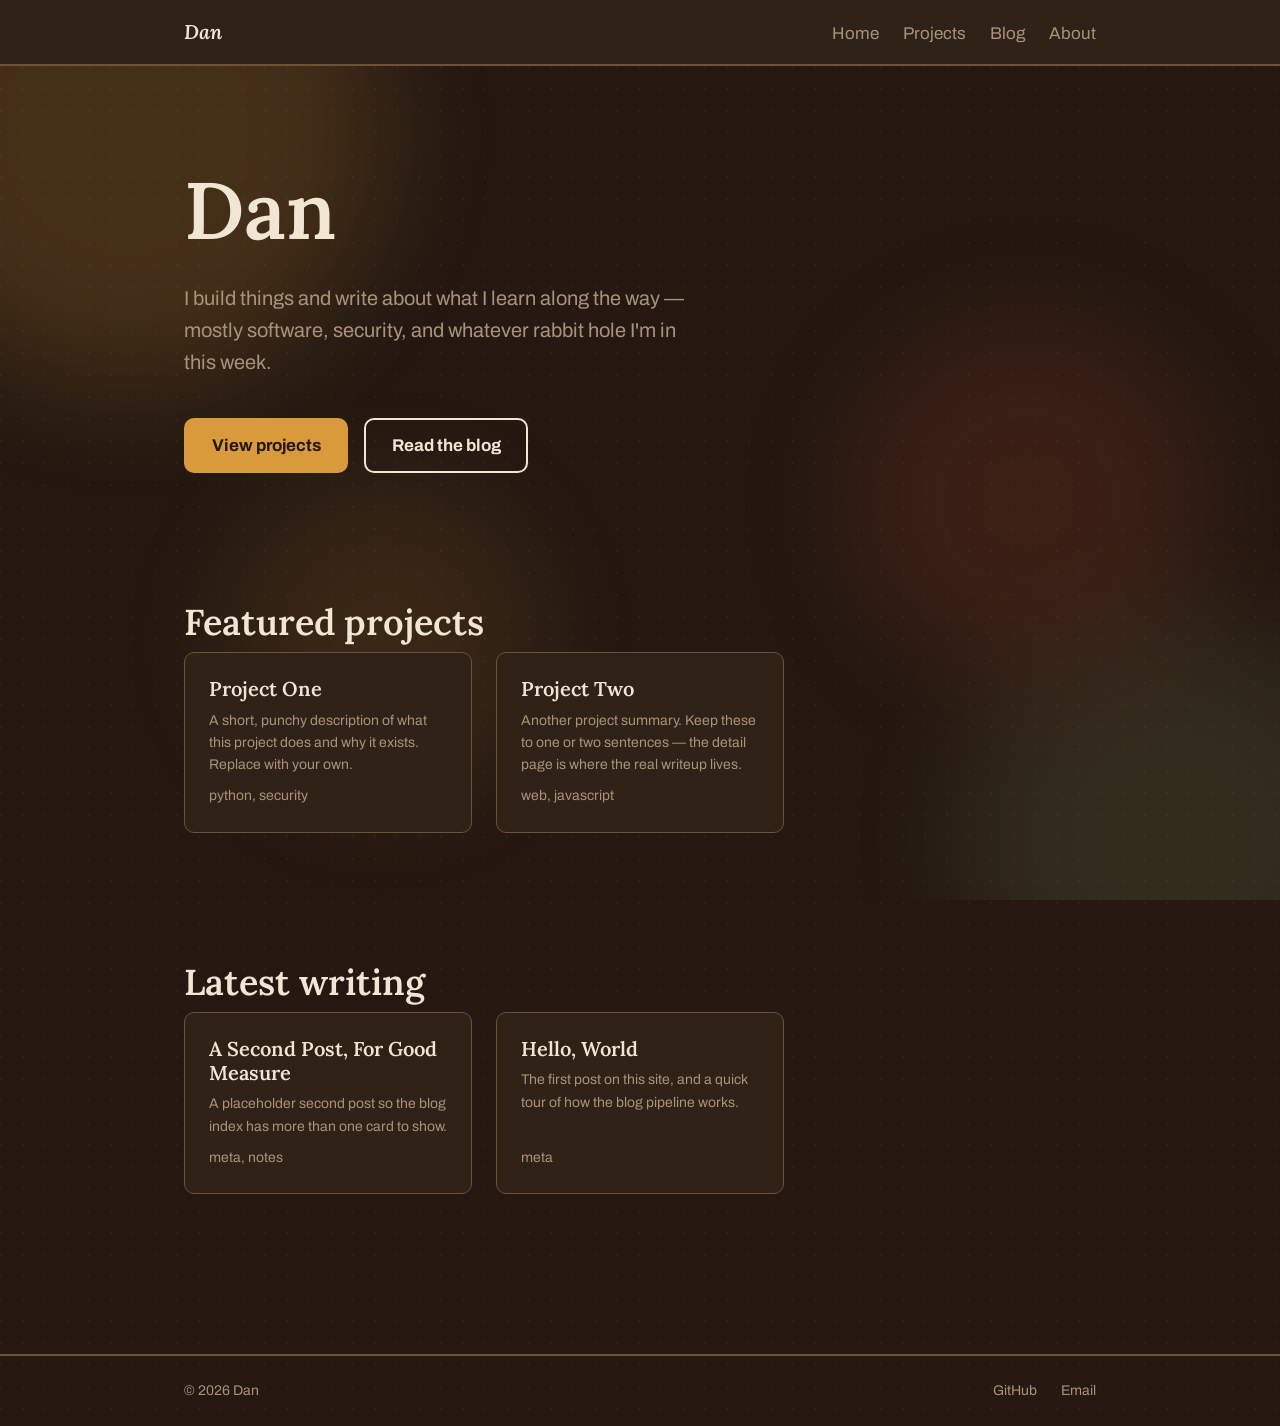
<file: index.html>
<!doctype html>
<html lang="en">
<head>
  <meta charset="UTF-8" />
  <meta name="viewport" content="width=device-width, initial-scale=1.0" />
  <title>Dan</title>
  <meta name="description" content="Dan — projects, writing, and notes." />
  <link rel="icon" href="/assets/favicon.svg" type="image/svg+xml" />
  <link rel="stylesheet" href="/assets/css/fonts.css" />
  <link rel="stylesheet" href="/assets/css/tokens.css" />
  <link rel="stylesheet" href="/assets/css/global.css" />
  <link rel="stylesheet" href="/assets/css/components.css" />
  <link rel="stylesheet" href="/assets/css/motion.css" />
</head>
<body>
  <a class="skip-link" href="#main">Skip to content</a>
  <div data-include="/partials/header.html"></div>

  <main id="main">
    <section class="container hero">
      <h1>Dan</h1>
      <p class="hero__lede">
        I build things and write about what I learn along the way — mostly
        software, security, and whatever rabbit hole I'm in this week.
      </p>
      <div class="hero__actions">
        <a class="btn btn--primary" href="/projects/">View projects</a>
        <a class="btn btn--secondary" href="/blog/">Read the blog</a>
      </div>
    </section>

    <section class="container section">
      <h2 class="section-heading">Featured projects</h2>
      <div class="grid-list" id="featured-projects"></div>
    </section>

    <section class="container section">
      <h2 class="section-heading">Latest writing</h2>
      <div class="grid-list" id="latest-posts"></div>
    </section>
  </main>

  <div data-include="/partials/footer.html"></div>

  <script src="/assets/js/include.js"></script>
  <script src="/assets/js/reveal.js"></script>
  <script src="/assets/js/render-list.js"></script>
  <script>
    document.addEventListener("partials:loaded", function () {
      renderList.projects("#featured-projects", { featuredOnly: true, limit: 3 });
      renderList.posts("#latest-posts", { limit: 3 });
    });
  </script>
</body>
</html>
</file>
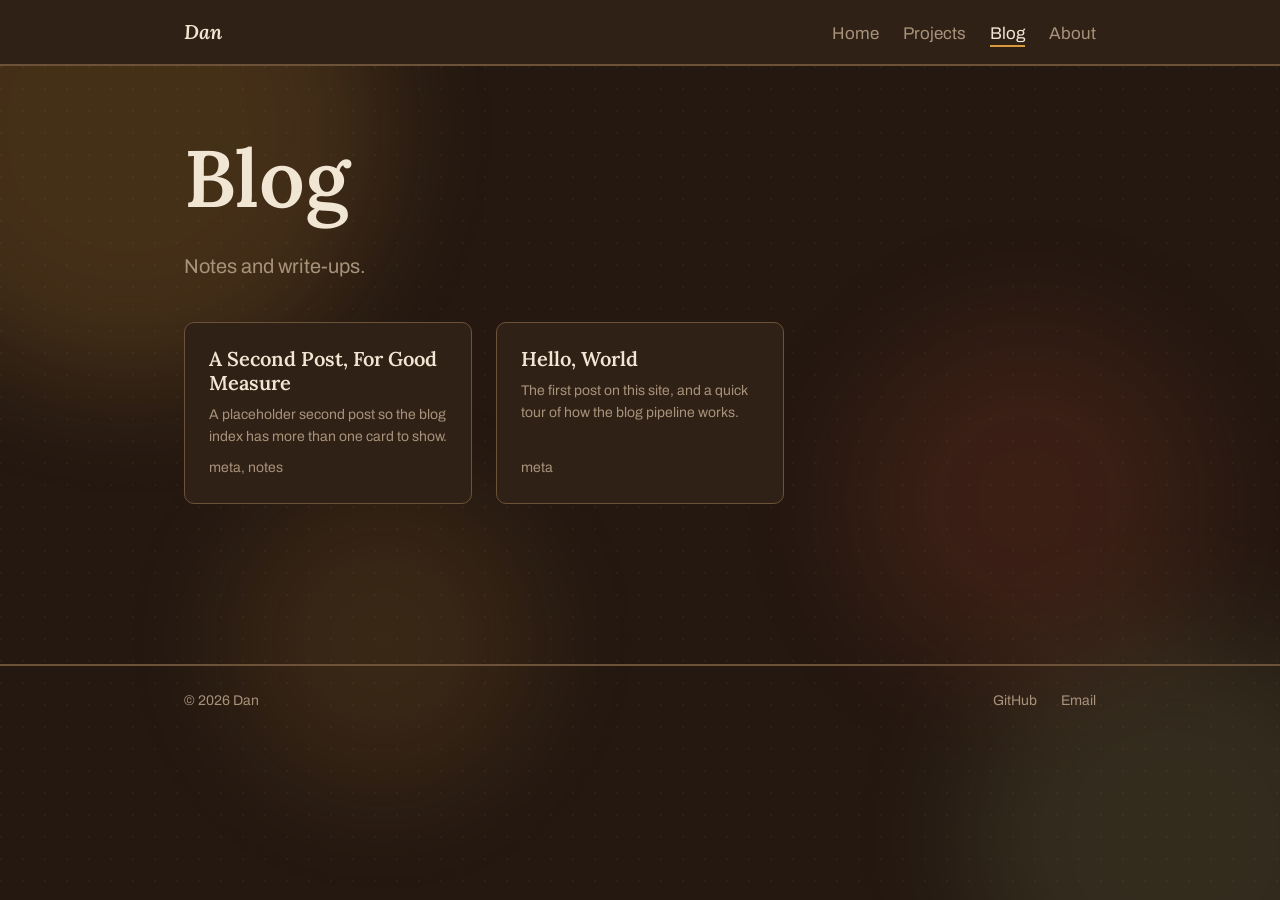
<file: blog/index.html>
<!doctype html>
<html lang="en">
<head>
  <meta charset="UTF-8" />
  <meta name="viewport" content="width=device-width, initial-scale=1.0" />
  <title>Blog &mdash; Dan</title>
  <meta name="description" content="Writing by Dan." />
  <link rel="icon" href="/assets/favicon.svg" type="image/svg+xml" />
  <link rel="stylesheet" href="/assets/css/fonts.css" />
  <link rel="stylesheet" href="/assets/css/tokens.css" />
  <link rel="stylesheet" href="/assets/css/global.css" />
  <link rel="stylesheet" href="/assets/css/components.css" />
  <link rel="stylesheet" href="/assets/css/motion.css" />
</head>
<body>
  <a class="skip-link" href="#main">Skip to content</a>
  <div data-include="/partials/header.html"></div>

  <main id="main">
    <section class="container section">
      <h1>Blog</h1>
      <p class="hero__lede">Notes and write-ups.</p>
      <div class="grid-list" id="all-posts" style="margin-top: var(--space-4)"></div>
    </section>
  </main>

  <div data-include="/partials/footer.html"></div>

  <script src="/assets/js/include.js"></script>
  <script src="/assets/js/reveal.js"></script>
  <script src="/assets/js/render-list.js"></script>
  <script>
    document.addEventListener("partials:loaded", function () {
      renderList.posts("#all-posts");
    });
  </script>
</body>
</html>
</file>
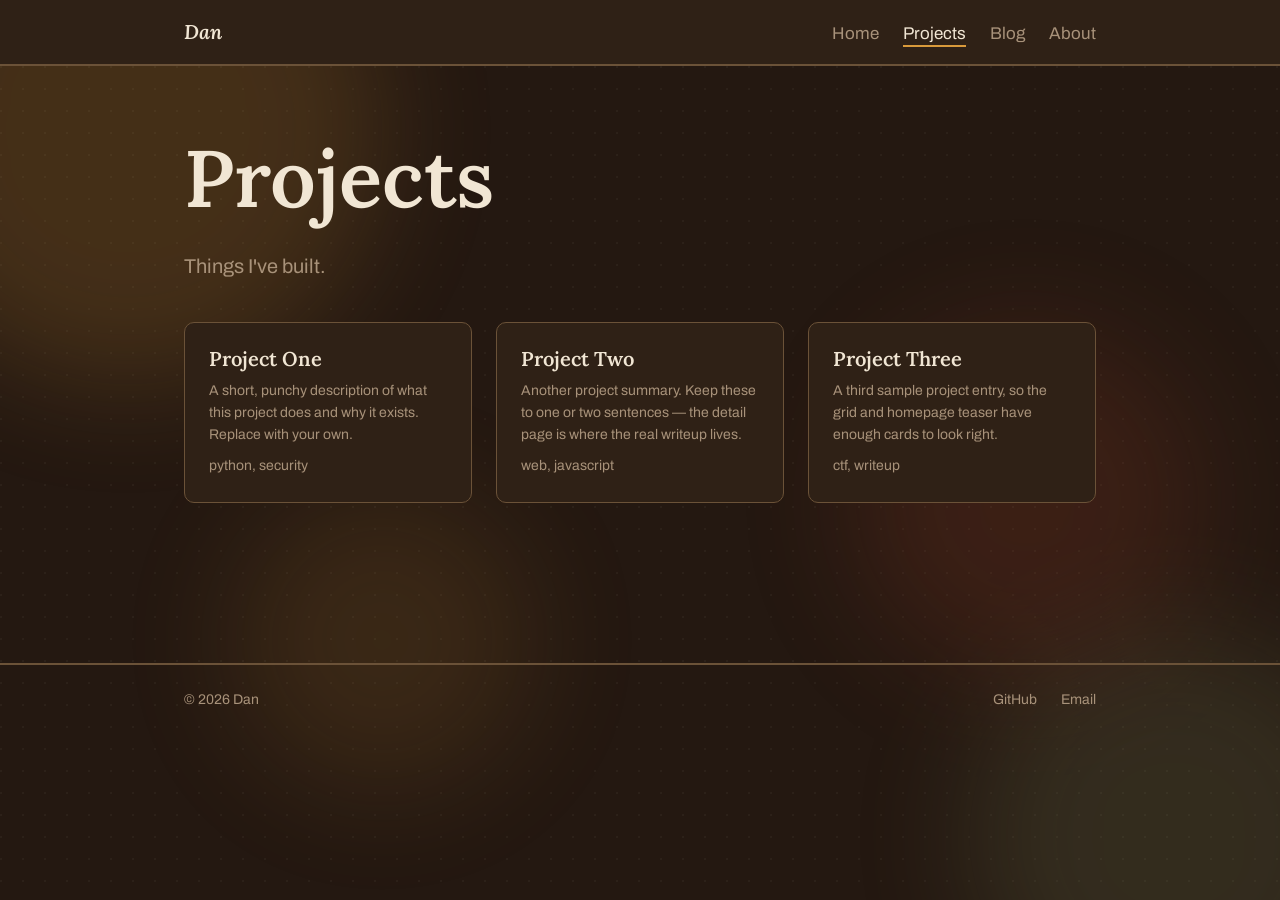
<file: projects/index.html>
<!doctype html>
<html lang="en">
<head>
  <meta charset="UTF-8" />
  <meta name="viewport" content="width=device-width, initial-scale=1.0" />
  <title>Projects &mdash; Dan</title>
  <meta name="description" content="Projects by Dan." />
  <link rel="icon" href="/assets/favicon.svg" type="image/svg+xml" />
  <link rel="stylesheet" href="/assets/css/fonts.css" />
  <link rel="stylesheet" href="/assets/css/tokens.css" />
  <link rel="stylesheet" href="/assets/css/global.css" />
  <link rel="stylesheet" href="/assets/css/components.css" />
  <link rel="stylesheet" href="/assets/css/motion.css" />
</head>
<body>
  <a class="skip-link" href="#main">Skip to content</a>
  <div data-include="/partials/header.html"></div>

  <main id="main">
    <section class="container section">
      <h1>Projects</h1>
      <p class="hero__lede">Things I've built.</p>
      <div class="grid-list" id="all-projects" style="margin-top: var(--space-4)"></div>
    </section>
  </main>

  <div data-include="/partials/footer.html"></div>

  <script src="/assets/js/include.js"></script>
  <script src="/assets/js/reveal.js"></script>
  <script src="/assets/js/render-list.js"></script>
  <script>
    document.addEventListener("partials:loaded", function () {
      renderList.projects("#all-projects");
    });
  </script>
</body>
</html>
</file>
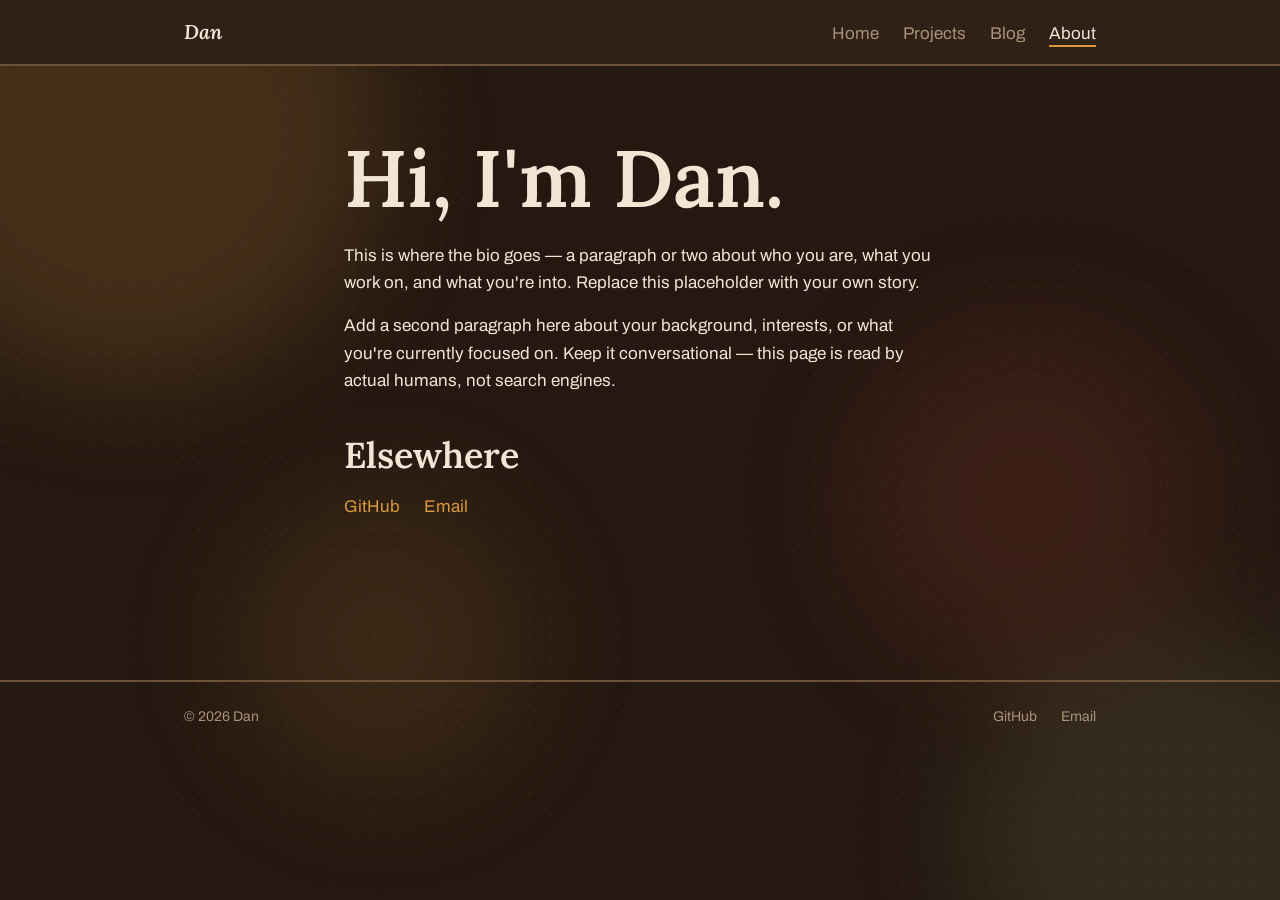
<file: about.html>
<!doctype html>
<html lang="en">
<head>
  <meta charset="UTF-8" />
  <meta name="viewport" content="width=device-width, initial-scale=1.0" />
  <title>About &mdash; Dan</title>
  <meta name="description" content="About Dan." />
  <link rel="icon" href="/assets/favicon.svg" type="image/svg+xml" />
  <link rel="stylesheet" href="/assets/css/fonts.css" />
  <link rel="stylesheet" href="/assets/css/tokens.css" />
  <link rel="stylesheet" href="/assets/css/global.css" />
  <link rel="stylesheet" href="/assets/css/components.css" />
  <link rel="stylesheet" href="/assets/css/motion.css" />
</head>
<body>
  <a class="skip-link" href="#main">Skip to content</a>
  <div data-include="/partials/header.html"></div>

  <main id="main">
    <section class="container section prose stack">
      <h1>Hi, I'm Dan.</h1>
      <p>
        This is where the bio goes — a paragraph or two about who you are,
        what you work on, and what you're into. Replace this placeholder
        with your own story.
      </p>
      <p>
        Add a second paragraph here about your background, interests, or
        what you're currently focused on. Keep it conversational — this
        page is read by actual humans, not search engines.
      </p>
      <h2>Elsewhere</h2>
      <ul class="link-list">
        <li><a class="link-underline" href="https://github.com/DBaeles">GitHub</a></li>
        <li><a class="link-underline" href="mailto:danielhales8@gmail.com">Email</a></li>
      </ul>
    </section>
  </main>

  <div data-include="/partials/footer.html"></div>

  <script src="/assets/js/include.js"></script>
</body>
</html>
</file>
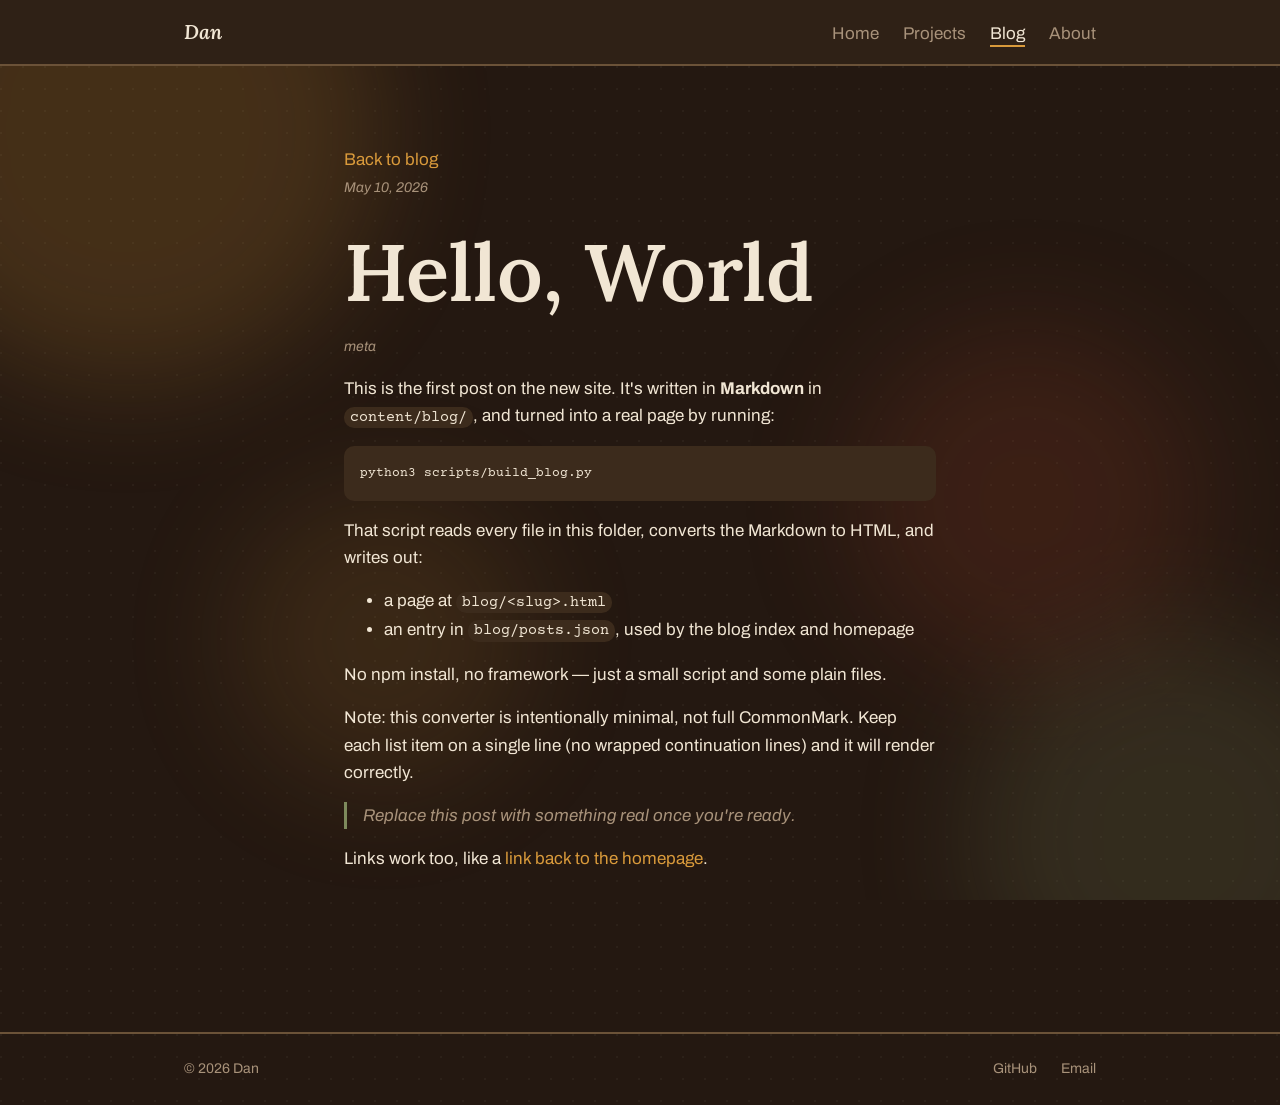
<file: blog/hello-world.html>
<!doctype html>
<html lang="en">
<head>
  <meta charset="UTF-8" />
  <meta name="viewport" content="width=device-width, initial-scale=1.0" />
  <title>Hello, World &mdash; Dan</title>
  <meta name="description" content="The first post on this site, and a quick tour of how the blog pipeline works." />
  <link rel="icon" href="/assets/favicon.svg" type="image/svg+xml" />
  <link rel="stylesheet" href="/assets/css/fonts.css" />
  <link rel="stylesheet" href="/assets/css/tokens.css" />
  <link rel="stylesheet" href="/assets/css/global.css" />
  <link rel="stylesheet" href="/assets/css/components.css" />
  <link rel="stylesheet" href="/assets/css/motion.css" />
</head>
<body>
  <a class="skip-link" href="#main">Skip to content</a>
  <div data-include="/partials/header.html"></div>

  <main id="main">
    <article class="container section prose stack">
      <p><a class="link-underline" href="/blog/">Back to blog</a></p>
      <span class="meta">May 10, 2026</span>
      <h1>Hello, World</h1>
      <p class="meta">meta</p>
      <p>This is the first post on the new site. It's written in <strong>Markdown</strong> in <code>content/blog/</code>, and turned into a real page by running:</p>
<pre><code>python3 scripts/build_blog.py</code></pre>
<p>That script reads every file in this folder, converts the Markdown to HTML, and writes out:</p>
<ul><li>a page at <code>blog/&lt;slug&gt;.html</code></li><li>an entry in <code>blog/posts.json</code>, used by the blog index and homepage</li></ul>
<p>No npm install, no framework — just a small script and some plain files.</p>
<p>Note: this converter is intentionally minimal, not full CommonMark. Keep each list item on a single line (no wrapped continuation lines) and it will render correctly.</p>
<blockquote><p>Replace this post with something real once you're ready.</p></blockquote>
<p>Links work too, like a <a class="link-underline" href="/">link back to the homepage</a>.</p>
    </article>
  </main>

  <div data-include="/partials/footer.html"></div>

  <script src="/assets/js/include.js"></script>
</body>
</html>
</file>
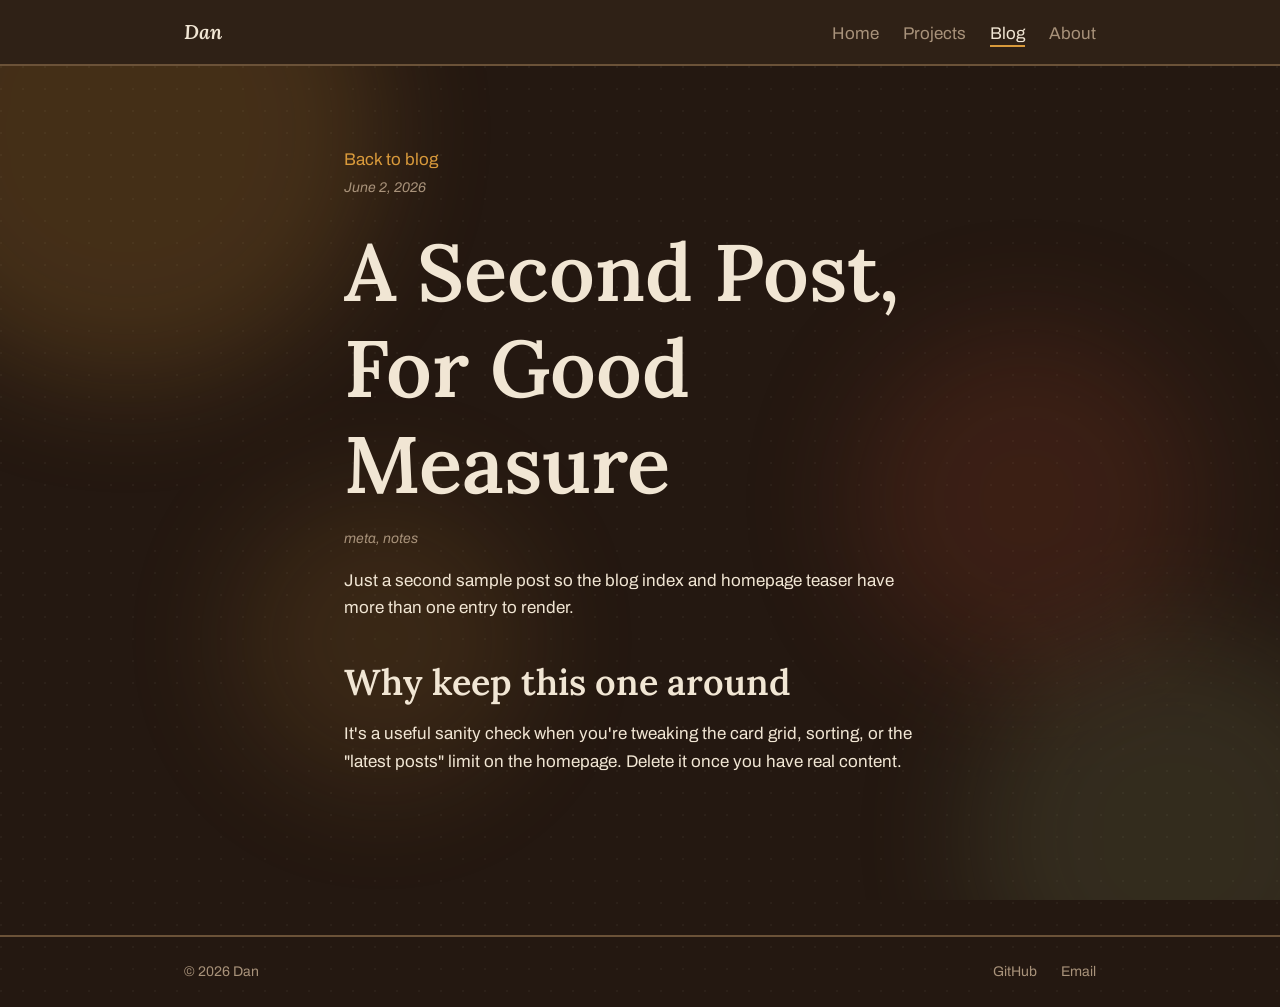
<file: blog/second-post.html>
<!doctype html>
<html lang="en">
<head>
  <meta charset="UTF-8" />
  <meta name="viewport" content="width=device-width, initial-scale=1.0" />
  <title>A Second Post, For Good Measure &mdash; Dan</title>
  <meta name="description" content="A placeholder second post so the blog index has more than one card to show." />
  <link rel="icon" href="/assets/favicon.svg" type="image/svg+xml" />
  <link rel="stylesheet" href="/assets/css/fonts.css" />
  <link rel="stylesheet" href="/assets/css/tokens.css" />
  <link rel="stylesheet" href="/assets/css/global.css" />
  <link rel="stylesheet" href="/assets/css/components.css" />
  <link rel="stylesheet" href="/assets/css/motion.css" />
</head>
<body>
  <a class="skip-link" href="#main">Skip to content</a>
  <div data-include="/partials/header.html"></div>

  <main id="main">
    <article class="container section prose stack">
      <p><a class="link-underline" href="/blog/">Back to blog</a></p>
      <span class="meta">June 2, 2026</span>
      <h1>A Second Post, For Good Measure</h1>
      <p class="meta">meta, notes</p>
      <p>Just a second sample post so the blog index and homepage teaser have more than one entry to render.</p>
<h2>Why keep this one around</h2>
<p>It's a useful sanity check when you're tweaking the card grid, sorting, or the "latest posts" limit on the homepage. Delete it once you have real content.</p>
    </article>
  </main>

  <div data-include="/partials/footer.html"></div>

  <script src="/assets/js/include.js"></script>
</body>
</html>
</file>
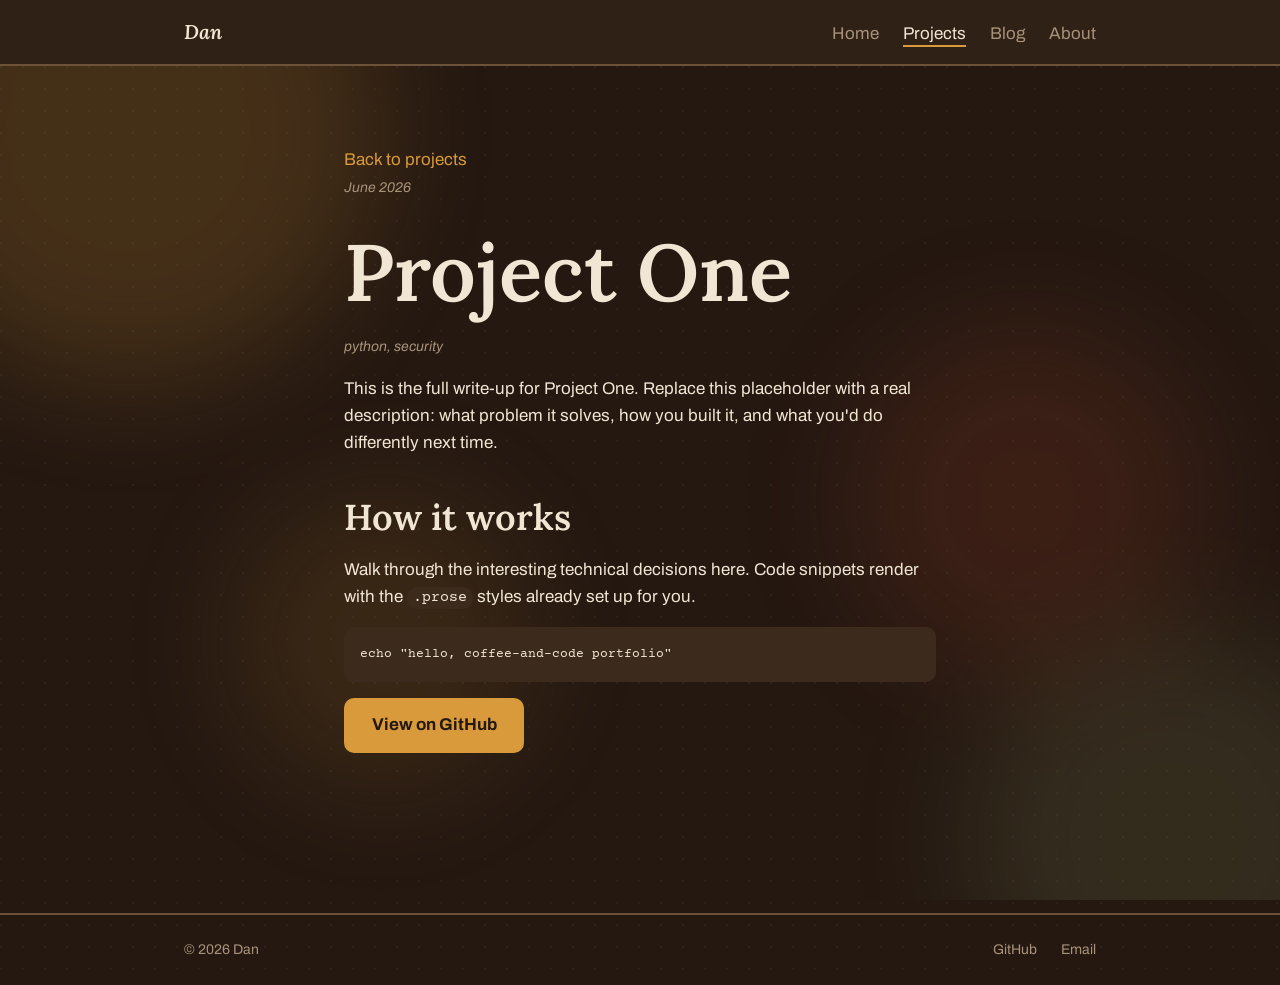
<file: projects/project-one.html>
<!doctype html>
<html lang="en">
<head>
  <meta charset="UTF-8" />
  <meta name="viewport" content="width=device-width, initial-scale=1.0" />
  <title>Project One &mdash; Dan</title>
  <meta name="description" content="A short, punchy description of what this project does and why it exists." />
  <link rel="icon" href="/assets/favicon.svg" type="image/svg+xml" />
  <link rel="stylesheet" href="/assets/css/fonts.css" />
  <link rel="stylesheet" href="/assets/css/tokens.css" />
  <link rel="stylesheet" href="/assets/css/global.css" />
  <link rel="stylesheet" href="/assets/css/components.css" />
  <link rel="stylesheet" href="/assets/css/motion.css" />
</head>
<body>
  <a class="skip-link" href="#main">Skip to content</a>
  <div data-include="/partials/header.html"></div>

  <main id="main">
    <article class="container section prose stack">
      <p><a class="link-underline" href="/projects/">Back to projects</a></p>
      <span class="meta">June 2026</span>
      <h1>Project One</h1>
      <p class="meta">python, security</p>
      <p>
        This is the full write-up for Project One. Replace this placeholder
        with a real description: what problem it solves, how you built it,
        and what you'd do differently next time.
      </p>
      <h2>How it works</h2>
      <p>
        Walk through the interesting technical decisions here. Code
        snippets render with the <code>.prose</code> styles already set up
        for you.
      </p>
      <pre><code>echo "hello, coffee-and-code portfolio"</code></pre>
      <p>
        <a class="btn btn--primary" href="https://github.com/DBaeles">View on GitHub</a>
      </p>
    </article>
  </main>

  <div data-include="/partials/footer.html"></div>

  <script src="/assets/js/include.js"></script>
</body>
</html>
</file>
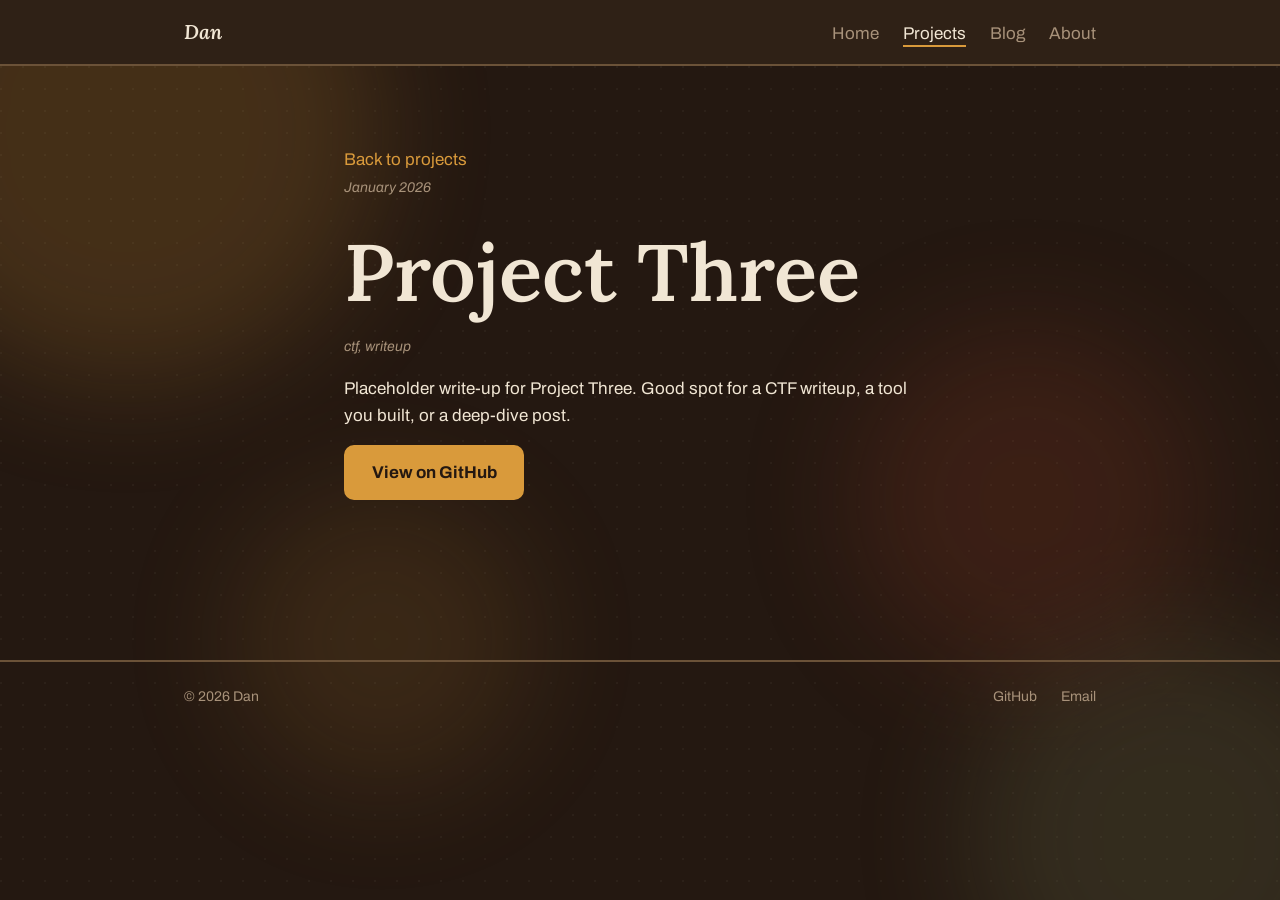
<file: projects/project-three.html>
<!doctype html>
<html lang="en">
<head>
  <meta charset="UTF-8" />
  <meta name="viewport" content="width=device-width, initial-scale=1.0" />
  <title>Project Three &mdash; Dan</title>
  <meta name="description" content="A third sample project entry." />
  <link rel="icon" href="/assets/favicon.svg" type="image/svg+xml" />
  <link rel="stylesheet" href="/assets/css/fonts.css" />
  <link rel="stylesheet" href="/assets/css/tokens.css" />
  <link rel="stylesheet" href="/assets/css/global.css" />
  <link rel="stylesheet" href="/assets/css/components.css" />
  <link rel="stylesheet" href="/assets/css/motion.css" />
</head>
<body>
  <a class="skip-link" href="#main">Skip to content</a>
  <div data-include="/partials/header.html"></div>

  <main id="main">
    <article class="container section prose stack">
      <p><a class="link-underline" href="/projects/">Back to projects</a></p>
      <span class="meta">January 2026</span>
      <h1>Project Three</h1>
      <p class="meta">ctf, writeup</p>
      <p>
        Placeholder write-up for Project Three. Good spot for a CTF
        writeup, a tool you built, or a deep-dive post.
      </p>
      <p>
        <a class="btn btn--primary" href="https://github.com/DBaeles">View on GitHub</a>
      </p>
    </article>
  </main>

  <div data-include="/partials/footer.html"></div>

  <script src="/assets/js/include.js"></script>
</body>
</html>
</file>
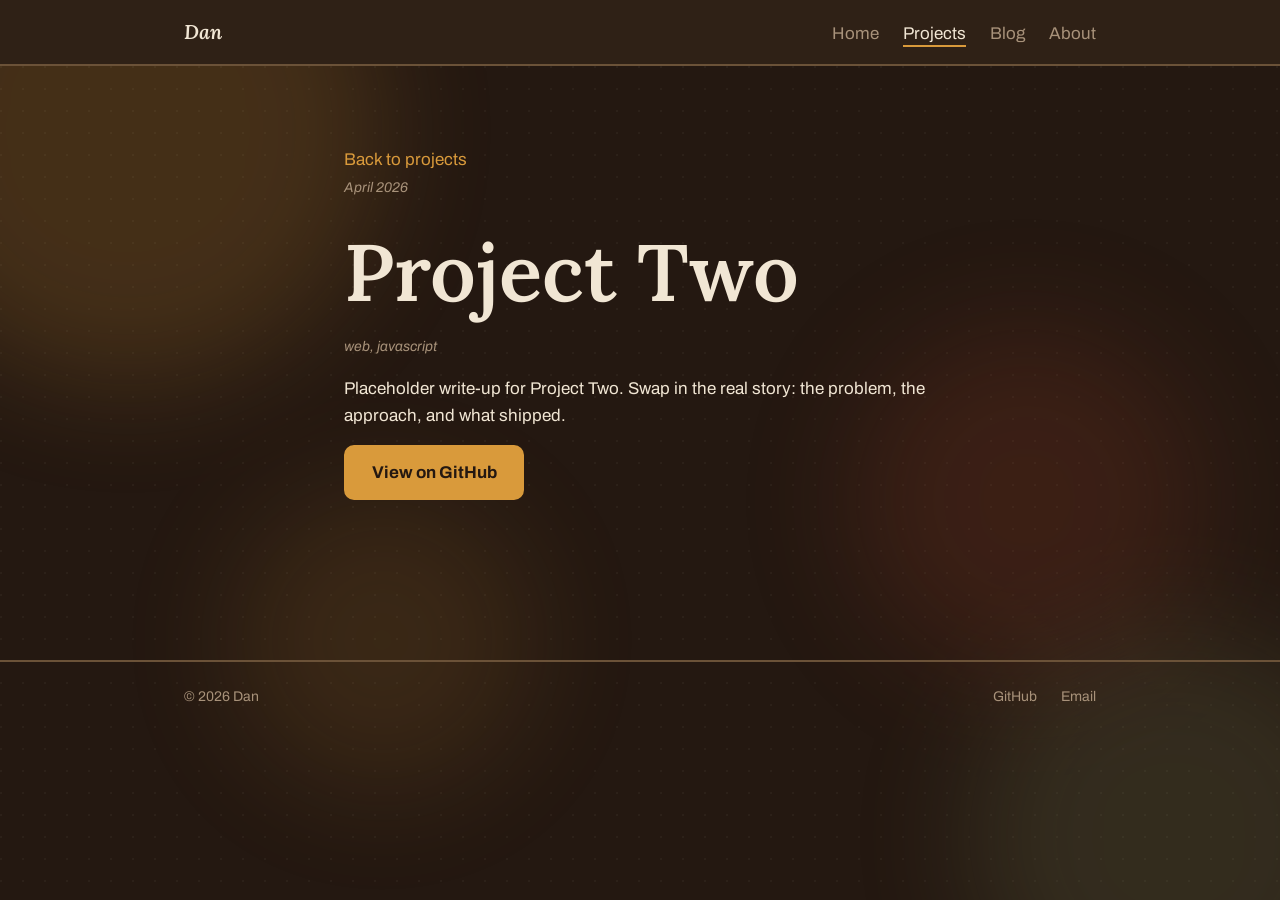
<file: projects/project-two.html>
<!doctype html>
<html lang="en">
<head>
  <meta charset="UTF-8" />
  <meta name="viewport" content="width=device-width, initial-scale=1.0" />
  <title>Project Two &mdash; Dan</title>
  <meta name="description" content="Another project summary." />
  <link rel="icon" href="/assets/favicon.svg" type="image/svg+xml" />
  <link rel="stylesheet" href="/assets/css/fonts.css" />
  <link rel="stylesheet" href="/assets/css/tokens.css" />
  <link rel="stylesheet" href="/assets/css/global.css" />
  <link rel="stylesheet" href="/assets/css/components.css" />
  <link rel="stylesheet" href="/assets/css/motion.css" />
</head>
<body>
  <a class="skip-link" href="#main">Skip to content</a>
  <div data-include="/partials/header.html"></div>

  <main id="main">
    <article class="container section prose stack">
      <p><a class="link-underline" href="/projects/">Back to projects</a></p>
      <span class="meta">April 2026</span>
      <h1>Project Two</h1>
      <p class="meta">web, javascript</p>
      <p>
        Placeholder write-up for Project Two. Swap in the real story: the
        problem, the approach, and what shipped.
      </p>
      <p>
        <a class="btn btn--primary" href="https://github.com/DBaeles">View on GitHub</a>
      </p>
    </article>
  </main>

  <div data-include="/partials/footer.html"></div>

  <script src="/assets/js/include.js"></script>
</body>
</html>
</file>
<file: assets/css/fonts.css>
/* Self-hosted fonts — no external requests, no CDN dependency. */

@font-face {
  font-family: "Lora";
  font-style: normal;
  font-weight: 400 700;
  font-display: swap;
  src: url("/assets/fonts/lora-variable.woff2") format("woff2");
}

@font-face {
  font-family: "Lora";
  font-style: italic;
  font-weight: 400 700;
  font-display: swap;
  src: url("/assets/fonts/lora-italic.woff2") format("woff2");
}

@font-face {
  font-family: "Archivo";
  font-style: normal;
  font-weight: 400 700;
  font-display: swap;
  src: url("/assets/fonts/archivo-variable.woff2") format("woff2");
}

@font-face {
  font-family: "Archivo";
  font-style: italic;
  font-weight: 400;
  font-display: swap;
  src: url("/assets/fonts/archivo-italic.woff2") format("woff2");
}

@font-face {
  font-family: "Courier Prime";
  font-style: normal;
  font-weight: 400;
  font-display: swap;
  src: url("/assets/fonts/courierprime-400.woff2") format("woff2");
}

@font-face {
  font-family: "Courier Prime";
  font-style: normal;
  font-weight: 700;
  font-display: swap;
  src: url("/assets/fonts/courierprime-700.woff2") format("woff2");
}
</file>
<file: assets/css/tokens.css>
:root {
  /* Palette — dark roast espresso, not the usual cream-and-terracotta pairing.
     Amber is the one accent that gets to be loud; olive is a quiet second. */
  --color-bg: #241811;
  --color-surface: #2f2116;
  --color-surface-2: #3c2b1c;
  --color-text: #f1e6d4;
  --color-text-muted: #a8927a;
  --color-accent: #d99a3b;
  --color-accent-2: #7d8a5c;
  --color-border: #6b5238;
  --color-focus: #d99a3b;

  /* Type — Lora carries the warmth in headings; Archivo does the actual
     work everywhere else. Courier Prime is for code, nothing else. */
  --font-display: "Lora", Georgia, serif;
  --font-body: "Archivo", ui-sans-serif, system-ui, sans-serif;
  --font-mono: "Courier Prime", ui-monospace, SFMono-Regular, monospace;

  --fs-sm: 0.875rem;
  --fs-base: 1.0625rem;
  --fs-md: 1.25rem;
  --fs-lg: 1.6rem;
  --fs-xl: 2.25rem;
  --fs-xxl: clamp(2.75rem, 6vw + 1rem, 5rem);

  --lh-tight: 1.2;
  --lh-normal: 1.6;

  /* Spacing scale */
  --space-1: 0.5rem;
  --space-2: 1rem;
  --space-3: 1.5rem;
  --space-4: 2.5rem;
  --space-5: 4rem;
  --space-6: 6rem;

  /* Layout */
  --content-width: 40rem;
  --page-width: 60rem;
  --radius: 10px;

  /* Motion */
  --ease-standard: cubic-bezier(0.2, 0.7, 0.3, 1);
  --duration-fast: 150ms;
  --duration-base: 220ms;
  --duration-slow: 500ms;
}
</file>
<file: assets/css/global.css>
/* Reset */
*,
*::before,
*::after {
  box-sizing: border-box;
}

html {
  color-scheme: dark;
}

body,
h1,
h2,
h3,
p,
figure,
blockquote,
dl,
dd {
  margin: 0;
}

img,
picture,
svg,
video {
  display: block;
  max-width: 100%;
}

/* Base */
html,
body {
  height: 100%;
}

body {
  background: var(--color-bg);
  color: var(--color-text);
  font-family: var(--font-body);
  font-size: var(--fs-base);
  line-height: var(--lh-normal);
  -webkit-font-smoothing: antialiased;
  text-rendering: optimizeLegibility;
}

h1,
h2,
h3 {
  font-family: var(--font-display);
  line-height: var(--lh-tight);
  color: var(--color-text);
  font-weight: 600;
}

h1 {
  font-size: var(--fs-xxl);
}

h2 {
  font-size: var(--fs-xl);
}

h3 {
  font-size: var(--fs-md);
}

a {
  color: inherit;
}

a:focus-visible,
button:focus-visible,
input:focus-visible {
  outline: 2px solid var(--color-focus);
  outline-offset: 3px;
}

small,
.meta {
  font-style: italic;
  font-size: var(--fs-sm);
  color: var(--color-text-muted);
}

/* Layout utilities */
.container {
  width: 100%;
  max-width: var(--page-width);
  margin-inline: auto;
  padding-inline: var(--space-3);
}

.prose {
  max-width: var(--content-width);
}

.stack > * + * {
  margin-top: var(--space-3);
}

.section {
  padding-block: var(--space-5);
}

.visually-hidden {
  position: absolute;
  width: 1px;
  height: 1px;
  padding: 0;
  margin: -1px;
  overflow: hidden;
  clip: rect(0, 0, 0, 0);
  white-space: nowrap;
  border: 0;
}

.skip-link {
  position: fixed;
  top: -3rem;
  left: var(--space-2);
  z-index: 100;
  background: var(--color-accent);
  color: var(--color-surface);
  padding: 0.6em 1em;
  border-radius: var(--radius);
  transition: top var(--duration-fast) var(--ease-standard);
}

.skip-link:focus {
  top: var(--space-2);
}
</file>
<file: assets/css/components.css>
/* Nav */
.site-nav {
  border-bottom: 2px solid var(--color-border);
  background: var(--color-surface);
}

.site-nav__inner {
  display: flex;
  align-items: baseline;
  justify-content: space-between;
  padding-block: var(--space-2);
}

.site-nav__brand {
  font-family: var(--font-display);
  font-style: italic;
  font-weight: 600;
  font-size: var(--fs-md);
  text-decoration: none;
  view-transition-name: site-brand;
}

.site-nav__links {
  display: flex;
  gap: var(--space-3);
  list-style: none;
  margin: 0;
  padding: 0;
}

.site-nav__links a {
  text-decoration: none;
  color: var(--color-text-muted);
  border-bottom: 2px solid transparent;
  padding-bottom: 2px;
  transition: color var(--duration-fast) var(--ease-standard),
    border-color var(--duration-fast) var(--ease-standard);
}

.site-nav__links a:hover,
.site-nav__links a[aria-current="page"] {
  color: var(--color-text);
  border-color: var(--color-accent);
}

/* Footer */
.site-footer {
  border-top: 2px solid var(--color-border);
  margin-top: var(--space-6);
  padding-block: var(--space-3);
  color: var(--color-text-muted);
  font-size: var(--fs-sm);
}

.site-footer__inner {
  display: flex;
  flex-wrap: wrap;
  gap: var(--space-3);
  align-items: baseline;
  justify-content: space-between;
}

.link-list {
  display: flex;
  gap: var(--space-3);
  list-style: none;
  margin: 0;
  padding: 0;
}

.site-footer a {
  color: var(--color-text-muted);
}

.site-footer a:hover {
  color: var(--color-accent);
}

/* Underline-draw links, used within prose/body copy */
.link-underline {
  text-decoration: none;
  background-image: linear-gradient(currentColor, currentColor);
  background-position: 0% 100%;
  background-repeat: no-repeat;
  background-size: 0% 1px;
  transition: background-size var(--duration-base) var(--ease-standard);
  color: var(--color-accent);
}

.link-underline:hover,
.link-underline:focus-visible {
  background-size: 100% 1px;
}

/* Buttons */
.btn {
  display: inline-flex;
  align-items: center;
  padding: 0.7em 1.5em;
  font-family: var(--font-body);
  font-weight: 700;
  text-decoration: none;
  border: 2px solid var(--color-text);
  border-radius: var(--radius);
  cursor: pointer;
  transition: background var(--duration-fast) var(--ease-standard),
    color var(--duration-fast) var(--ease-standard);
}

.btn--primary {
  background: var(--color-accent);
  border-color: var(--color-accent);
  color: var(--color-bg);
}

.btn--primary:hover {
  background: var(--color-text);
  border-color: var(--color-text);
}

.btn--secondary {
  background: transparent;
  color: var(--color-text);
}

.btn--secondary:hover {
  background: var(--color-text);
  color: var(--color-bg);
}

/* Grid list — projects and posts, revealed as you scroll (see motion.css). */
.grid-list {
  display: grid;
  grid-template-columns: repeat(auto-fill, minmax(16rem, 1fr));
  gap: var(--space-3);
}

.entry-card {
  display: flex;
  flex-direction: column;
  gap: 0.5em;
  padding: var(--space-3);
  background: var(--color-surface);
  border: 1px solid var(--color-border);
  border-radius: var(--radius);
  text-decoration: none;
  color: var(--color-text);
  transition: transform var(--duration-base) var(--ease-standard),
    box-shadow var(--duration-base) var(--ease-standard),
    border-color var(--duration-base) var(--ease-standard);
}

.entry-card:hover,
.entry-card:focus-visible {
  transform: translateY(-4px);
  border-color: var(--color-accent);
  box-shadow: 0 18px 34px -22px rgba(217, 154, 59, 0.45);
}

.entry-card__title {
  font-family: var(--font-display);
  font-size: var(--fs-md);
  font-weight: 600;
}

.entry-card__description {
  color: var(--color-text-muted);
  font-size: var(--fs-sm);
  flex: 1;
}

.entry-card__tags {
  font-size: var(--fs-sm);
  color: var(--color-text-muted);
}

/* Prose (blog / project detail body copy) */
.prose h2 {
  margin-top: var(--space-4);
  margin-bottom: var(--space-1);
}

.prose h3 {
  margin-top: var(--space-3);
  margin-bottom: var(--space-1);
}

.prose p,
.prose ul,
.prose ol,
.prose blockquote,
.prose pre {
  margin-top: var(--space-2);
}

.prose a:not(.btn) {
  color: var(--color-accent);
  text-decoration-color: var(--color-border);
}

.prose blockquote {
  border-left: 3px solid var(--color-accent-2);
  padding-left: var(--space-2);
  font-style: italic;
  color: var(--color-text-muted);
}

.prose pre {
  background: var(--color-surface-2);
  padding: var(--space-2);
  border-radius: var(--radius);
  overflow-x: auto;
  font-family: var(--font-mono);
  font-size: var(--fs-sm);
}

.prose code {
  font-family: var(--font-mono);
  font-size: 0.9em;
  background: var(--color-surface-2);
  padding: 0.15em 0.4em;
  border-radius: var(--radius);
}

.prose pre code {
  background: none;
  padding: 0;
}

/* Hero */
.hero {
  padding-block: var(--space-6) var(--space-5);
}

.hero__lede {
  color: var(--color-text-muted);
  font-size: var(--fs-md);
  max-width: 32rem;
  margin-top: var(--space-3);
}

.hero__actions {
  display: flex;
  gap: var(--space-2);
  margin-top: var(--space-4);
  flex-wrap: wrap;
}

.section-heading {
  margin-bottom: var(--space-1);
}
</file>
<file: assets/css/motion.css>
/* Native cross-document View Transitions — progressive enhancement,
   no JS router needed. No-ops in browsers that don't support it yet. */
@view-transition {
  navigation: auto;
}

::view-transition-old(root),
::view-transition-new(root) {
  animation-duration: var(--duration-slow);
  animation-timing-function: var(--ease-standard);
}

::view-transition-old(root) {
  animation-name: page-fade-out;
}

::view-transition-new(root) {
  animation-name: page-fade-in;
}

@keyframes page-fade-in {
  from {
    opacity: 0;
    transform: translateY(8px);
  }
  to {
    opacity: 1;
    transform: translateY(0);
  }
}

@keyframes page-fade-out {
  from {
    opacity: 1;
  }
  to {
    opacity: 0;
  }
}

/* Hero's one page-load moment: name, lede, and buttons step in in turn. */
.hero > h1,
.hero > .hero__lede,
.hero > .hero__actions {
  animation: hero-in var(--duration-slow) var(--ease-standard) both;
}

.hero > .hero__lede {
  animation-delay: 90ms;
}

.hero > .hero__actions {
  animation-delay: 180ms;
}

@keyframes hero-in {
  from {
    opacity: 0;
    transform: translateY(14px);
  }
  to {
    opacity: 1;
    transform: translateY(0);
  }
}

/* A faint grain, so dark panels have some depth instead of sitting flat. */
body {
  background-image: radial-gradient(
    circle at 1px 1px,
    rgba(241, 230, 212, 0.045) 1px,
    transparent 0
  );
  background-size: 22px 22px;
}

/* Ambient background — three soft, blurred color washes drifting slowly
   behind every page. Abstract only (no shapes read as objects); this is
   where "coffee" shows up as color, not as a picture of anything. Fixed so
   it stays put while the page scrolls. */
.ambient-glow {
  position: fixed;
  inset: 0;
  z-index: -2;
  overflow: hidden;
  pointer-events: none;
}

.ambient-glow span {
  position: absolute;
  border-radius: 50%;
  filter: blur(60px);
  opacity: 0.18;
}

.ambient-glow span:nth-child(1) {
  width: 32rem;
  height: 32rem;
  top: -14%;
  left: -10%;
  background: var(--color-accent);
  animation: drift-a 17s ease-in-out infinite;
}

.ambient-glow span:nth-child(2) {
  width: 26rem;
  height: 26rem;
  bottom: -16%;
  right: -8%;
  background: var(--color-accent-2);
  animation: drift-b 21s ease-in-out infinite;
}

.ambient-glow span:nth-child(3) {
  width: 22rem;
  height: 22rem;
  top: 36%;
  right: 6%;
  background: #a6432b;
  animation: drift-c 26s ease-in-out infinite;
}

.ambient-glow span:nth-child(4) {
  width: 19rem;
  height: 19rem;
  bottom: 12%;
  left: 18%;
  background: var(--color-accent);
  opacity: 0.12;
  animation: drift-d 19s ease-in-out infinite;
}

@keyframes drift-a {
  0% {
    transform: translate(0, 0) scale(1);
  }
  25% {
    transform: translate(12%, 8%) scale(1.25);
  }
  55% {
    transform: translate(4%, 18%) scale(0.85);
  }
  80% {
    transform: translate(-8%, 6%) scale(1.1);
  }
  100% {
    transform: translate(0, 0) scale(1);
  }
}

@keyframes drift-b {
  0% {
    transform: translate(0, 0) scale(1);
  }
  30% {
    transform: translate(-14%, -10%) scale(1.2);
  }
  60% {
    transform: translate(-4%, 8%) scale(0.8);
  }
  85% {
    transform: translate(8%, -4%) scale(1.05);
  }
  100% {
    transform: translate(0, 0) scale(1);
  }
}

@keyframes drift-c {
  0% {
    transform: translate(0, 0) scale(1);
  }
  33% {
    transform: translate(-10%, 14%) scale(1.15);
  }
  66% {
    transform: translate(9%, -10%) scale(0.9);
  }
  100% {
    transform: translate(0, 0) scale(1);
  }
}

@keyframes drift-d {
  0% {
    transform: translate(0, 0) scale(1);
  }
  40% {
    transform: translate(14%, -12%) scale(1.3);
  }
  75% {
    transform: translate(-6%, -4%) scale(0.85);
  }
  100% {
    transform: translate(0, 0) scale(1);
  }
}

/* Scroll reveal for grid listings — paired with assets/js/reveal.js. Each
   item's --reveal-delay is set inline by render-list.js for a cascading
   effect as the grid comes into view. */
[data-reveal] {
  opacity: 0;
  transform: translateY(18px);
  transition: opacity var(--duration-slow) var(--ease-standard)
      var(--reveal-delay, 0ms),
    transform var(--duration-slow) var(--ease-standard) var(--reveal-delay, 0ms);
}

[data-reveal].is-visible {
  opacity: 1;
  transform: translateY(0);
}

/* Warm hover feedback — a soft glow rather than a hard color swap. */
.btn--primary:hover {
  box-shadow: 0 0 22px -4px rgba(217, 154, 59, 0.55);
}

.btn--secondary:hover {
  box-shadow: 0 0 18px -6px rgba(241, 230, 212, 0.25);
}

@media (prefers-reduced-motion: reduce) {
  *,
  *::before,
  *::after {
    animation-duration: 0.01ms !important;
    animation-iteration-count: 1 !important;
    transition-duration: 0.01ms !important;
    scroll-behavior: auto !important;
  }

  .hero > h1,
  .hero > .hero__lede,
  .hero > .hero__actions,
  .ambient-glow span {
    animation: none;
  }

  [data-reveal] {
    opacity: 1;
    transform: none;
  }

  ::view-transition-group(*),
  ::view-transition-old(*),
  ::view-transition-new(*) {
    animation: none !important;
  }
}
</file>
